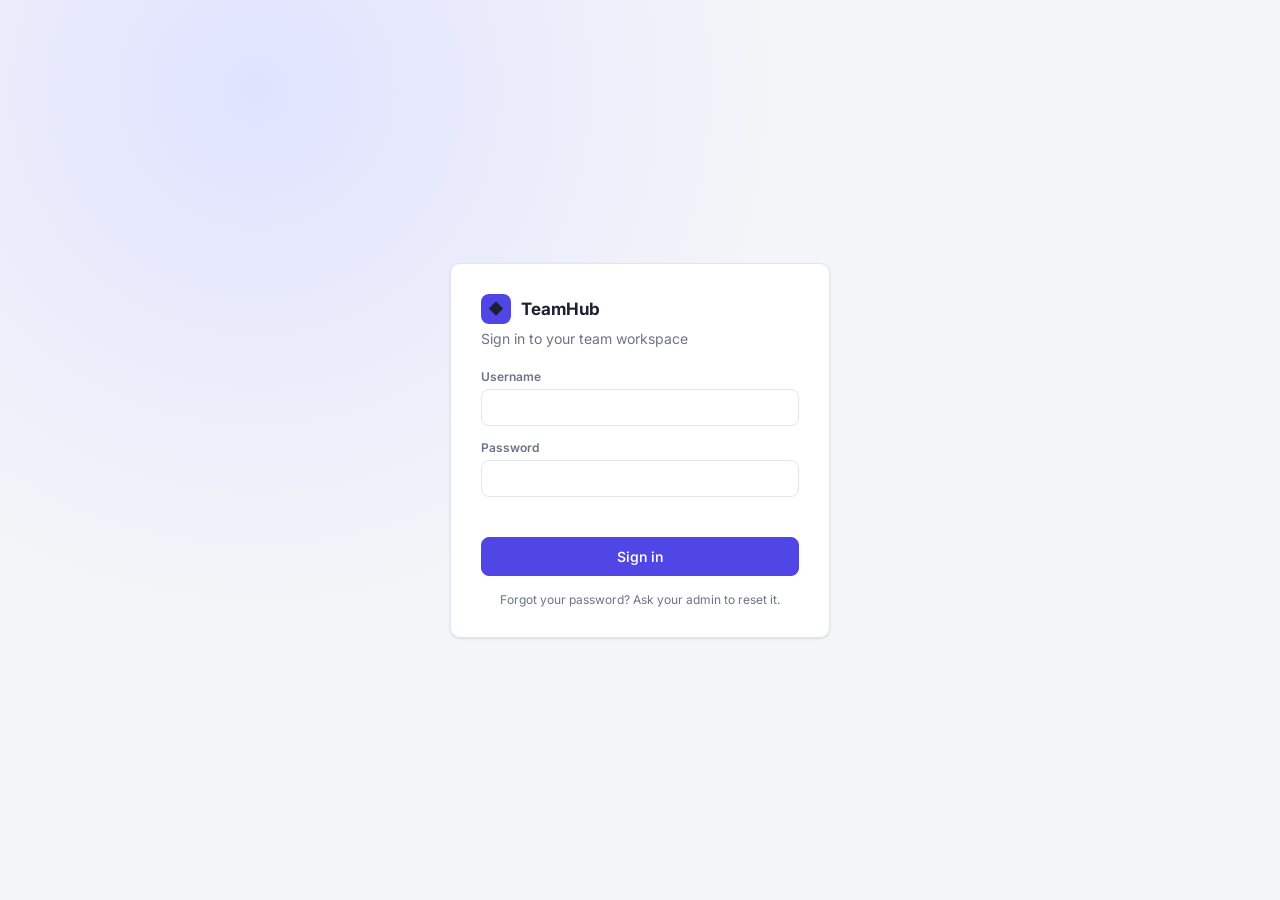
<file: index.html>
<!doctype html>
<html lang="en">
<head>
  <meta charset="utf-8">
  <meta name="viewport" content="width=device-width, initial-scale=1">
  <title>Sign in · TeamHub</title>
  <link rel="preconnect" href="https://fonts.googleapis.com">
  <link href="https://fonts.googleapis.com/css2?family=Inter:wght@400;500;600;700&display=swap" rel="stylesheet">
  <link rel="stylesheet" href="css/app.css">
</head>
<body>
  <div class="login-wrap">
    <form class="card login-card" id="loginForm" autocomplete="on">
      <div class="brand"><span class="brand-mark">◆</span><span id="appName">TeamHub</span></div>
      <p class="muted" style="margin-bottom:22px">Sign in to your team workspace</p>
      <div class="field">
        <label for="username">Username</label>
        <input class="input" id="username" name="username" autocomplete="username" autocapitalize="none" required>
      </div>
      <div class="field">
        <label for="password">Password</label>
        <input class="input" id="password" name="password" type="password" autocomplete="current-password" required>
      </div>
      <div class="err" id="err"></div>
      <button class="btn btn-primary" id="loginBtn" style="width:100%;justify-content:center;padding:10px">Sign in</button>
      <p class="muted small" style="margin-top:16px;text-align:center">Forgot your password? Ask your admin to reset it.</p>
    </form>
  </div>

  <script src="js/vendor/supabase.js"></script>
  <script src="js/config.js"></script>
  <script src="js/ui.js"></script>
  <script src="js/api.js"></script>
  <script>
    document.getElementById('appName').textContent = APP_NAME;
    document.title = 'Sign in · ' + APP_NAME;

    // Already signed in? Go straight to the app.
    if (Auth.token()) Auth.me().then(u => { if (u) location.replace('app.html'); });

    document.getElementById('loginForm').addEventListener('submit', async e => {
      e.preventDefault();
      const btn = document.getElementById('loginBtn');
      const err = document.getElementById('err');
      err.textContent = '';
      btn.disabled = true; btn.textContent = 'Signing in…';
      try {
        await Auth.login(document.getElementById('username').value, document.getElementById('password').value);
        location.replace('app.html');
      } catch (ex) {
        err.textContent = ex.message;
        btn.disabled = false; btn.textContent = 'Sign in';
      }
    });
  </script>
</body>
</html>
</file>
<file: css/app.css>
/* ═══════════════════════ TeamHub styles ═══════════════════════ */
:root {
  --bg: #f4f5f8;
  --surface: #ffffff;
  --surface-2: #f8f9fb;
  --border: #e3e6ec;
  --text: #1b2130;
  --muted: #6b7385;
  --brand: #4f46e5;
  --brand-ink: #ffffff;
  --brand-soft: #eef0ff;
  --side: #141a2b;
  --side-text: #aab2c8;
  --side-active: #ffffff;
  --ok: #0f9d58;   --ok-soft: #e6f6ed;
  --warn: #c77700; --warn-soft: #fff4e0;
  --bad: #d93025;  --bad-soft: #fdecea;
  --info: #1a73e8; --info-soft: #e8f0fe;
  --radius: 10px;
  --shadow: 0 1px 2px rgba(16,24,40,.05), 0 1px 3px rgba(16,24,40,.06);
  --shadow-lg: 0 12px 32px rgba(16,24,40,.18);
  font-family: 'Inter', system-ui, -apple-system, 'Segoe UI', Roboto, sans-serif;
  font-size: 14px;
  color: var(--text);
}
* { box-sizing: border-box; }
html, body { margin: 0; height: 100%; background: var(--bg); }
a { color: var(--brand); text-decoration: none; }
h1, h2, h3, h4 { margin: 0; font-weight: 650; letter-spacing: -.01em; }
h1 { font-size: 22px; } h2 { font-size: 17px; } h3 { font-size: 15px; }
p { margin: 0; }
.muted { color: var(--muted); }
.small { font-size: 12px; }
.hidden { display: none !important; }

/* ── Layout ───────────────────────────────────── */
.app { display: grid; grid-template-columns: 232px 1fr; min-height: 100vh; }
.sidebar {
  background: var(--side); color: var(--side-text);
  display: flex; flex-direction: column; padding: 18px 12px;
  position: sticky; top: 0; height: 100vh;
}
.brand { display: flex; align-items: center; gap: 10px; padding: 4px 10px 22px; color: #fff; font-weight: 700; font-size: 17px; }
.brand-mark { width: 30px; height: 30px; border-radius: 8px; background: var(--brand); display: grid; place-items: center; font-size: 15px; }
.nav { display: flex; flex-direction: column; gap: 2px; flex: 1; }
.nav a {
  display: flex; align-items: center; gap: 11px; padding: 9px 12px; border-radius: 8px;
  color: var(--side-text); font-weight: 500;
}
.nav a:hover { background: rgba(255,255,255,.06); color: #fff; }
.nav a.active { background: rgba(255,255,255,.1); color: var(--side-active); }
.nav .ico { width: 18px; text-align: center; }
.nav .count { margin-left: auto; background: var(--brand); color: #fff; border-radius: 10px; font-size: 11px; padding: 1px 7px; }
.side-user { border-top: 1px solid rgba(255,255,255,.08); padding: 14px 8px 0; display: flex; align-items: center; gap: 10px; }
.side-user .name { color: #fff; font-weight: 600; font-size: 13px; }
.side-user .role { font-size: 11px; }
.side-user .actions { margin-left: auto; display: flex; gap: 4px; }
.icon-btn { background: transparent; border: 0; color: inherit; cursor: pointer; padding: 6px; border-radius: 6px; font-size: 15px; }
.icon-btn:hover { background: rgba(255,255,255,.08); }

.main { min-width: 0; display: flex; flex-direction: column; }
.topbar { display: none; }
.page { padding: 26px 30px 60px; max-width: 1280px; width: 100%; }
.page-head { display: flex; align-items: center; gap: 12px; margin-bottom: 20px; flex-wrap: wrap; }
.page-head .spacer { flex: 1; }

/* ── Cards / grids ─────────────────────────────── */
.card { background: var(--surface); border: 1px solid var(--border); border-radius: var(--radius); box-shadow: var(--shadow); }
.card-pad { padding: 18px; }
.card-head { display: flex; align-items: center; justify-content: space-between; padding: 14px 18px; border-bottom: 1px solid var(--border); }
.card-body { padding: 14px 18px; }
.grid { display: grid; gap: 16px; }
.grid-4 { grid-template-columns: repeat(4, minmax(0,1fr)); }
.grid-3 { grid-template-columns: repeat(3, minmax(0,1fr)); }
.grid-2 { grid-template-columns: repeat(2, minmax(0,1fr)); }
.stat { padding: 16px 18px; }
.stat .label { color: var(--muted); font-size: 12px; font-weight: 500; }
.stat .value { font-size: 26px; font-weight: 700; margin-top: 4px; }
.stat .sub { font-size: 12px; color: var(--muted); margin-top: 2px; }

.list { display: flex; flex-direction: column; }
.list-item { display: flex; align-items: center; gap: 12px; padding: 11px 0; border-bottom: 1px solid var(--border); }
.list-item:last-child { border-bottom: 0; }
.list-item .grow { flex: 1; min-width: 0; }
.ellipsis { white-space: nowrap; overflow: hidden; text-overflow: ellipsis; }
.empty { color: var(--muted); padding: 22px 0; text-align: center; font-size: 13px; }

/* ── Buttons & forms ───────────────────────────── */
.btn {
  display: inline-flex; align-items: center; gap: 6px; border: 1px solid var(--border);
  background: var(--surface); color: var(--text); padding: 8px 14px; border-radius: 8px;
  font: inherit; font-weight: 550; cursor: pointer; white-space: nowrap;
}
.btn:hover { background: var(--surface-2); }
.btn:disabled { opacity: .55; cursor: default; }
.btn-primary { background: var(--brand); border-color: var(--brand); color: var(--brand-ink); }
.btn-primary:hover { background: #4338ca; }
.btn-danger { color: var(--bad); }
.btn-danger:hover { background: var(--bad-soft); }
.btn-ok { color: var(--ok); }
.btn-ok:hover { background: var(--ok-soft); }
.btn-sm { padding: 5px 10px; font-size: 12px; }
.btn-ghost { border-color: transparent; background: transparent; }

.field { display: flex; flex-direction: column; gap: 5px; margin-bottom: 14px; }
.field label { font-size: 12px; font-weight: 600; color: var(--muted); }
.input, select.input, textarea.input {
  width: 100%; border: 1px solid var(--border); border-radius: 8px; padding: 9px 11px;
  font: inherit; color: var(--text); background: var(--surface);
}
textarea.input { resize: vertical; min-height: 80px; }
.input:focus { outline: 2px solid var(--brand-soft); border-color: var(--brand); }
.row { display: flex; gap: 12px; }
.row > * { flex: 1; min-width: 0; }
.check { display: flex; align-items: center; gap: 8px; font-size: 13px; margin-bottom: 14px; }
.filters { display: flex; gap: 8px; flex-wrap: wrap; }
.filters .input { width: auto; min-width: 140px; padding: 7px 10px; }

.tabs { display: flex; gap: 4px; border-bottom: 1px solid var(--border); margin-bottom: 16px; }
.tab { padding: 9px 14px; cursor: pointer; border: 0; background: none; font: inherit; color: var(--muted); font-weight: 550; border-bottom: 2px solid transparent; margin-bottom: -1px; }
.tab.active { color: var(--brand); border-bottom-color: var(--brand); }
.seg { display: inline-flex; border: 1px solid var(--border); border-radius: 8px; overflow: hidden; }
.seg button { border: 0; background: var(--surface); padding: 7px 12px; font: inherit; cursor: pointer; color: var(--muted); }
.seg button.active { background: var(--brand-soft); color: var(--brand); font-weight: 600; }

/* ── Badges / avatars ──────────────────────────── */
.badge { display: inline-flex; align-items: center; gap: 4px; padding: 2px 8px; border-radius: 20px; font-size: 11px; font-weight: 600; background: var(--surface-2); color: var(--muted); border: 1px solid var(--border); white-space: nowrap; }
.b-ok { background: var(--ok-soft); color: var(--ok); border-color: transparent; }
.b-warn { background: var(--warn-soft); color: var(--warn); border-color: transparent; }
.b-bad { background: var(--bad-soft); color: var(--bad); border-color: transparent; }
.b-info { background: var(--info-soft); color: var(--info); border-color: transparent; }
.b-brand { background: var(--brand-soft); color: var(--brand); border-color: transparent; }
.team-pill { display: inline-flex; align-items: center; gap: 6px; font-size: 12px; font-weight: 550; }
.team-dot { width: 8px; height: 8px; border-radius: 50%; display: inline-block; }
.avatar { width: 32px; height: 32px; border-radius: 50%; display: inline-grid; place-items: center; font-weight: 700; font-size: 12px; color: #fff; flex: none; }
.avatar.sm { width: 24px; height: 24px; font-size: 10px; }
.avatar.lg { width: 42px; height: 42px; font-size: 15px; }

/* ── Table ─────────────────────────────────────── */
.table-wrap { overflow-x: auto; }
table.table { width: 100%; border-collapse: collapse; }
.table th { text-align: left; font-size: 11px; text-transform: uppercase; letter-spacing: .04em; color: var(--muted); font-weight: 600; padding: 10px 14px; border-bottom: 1px solid var(--border); background: var(--surface-2); }
.table td { padding: 11px 14px; border-bottom: 1px solid var(--border); vertical-align: middle; }
.table tr:last-child td { border-bottom: 0; }

/* ── Kanban ────────────────────────────────────── */
.board { display: grid; grid-template-columns: repeat(4, minmax(240px, 1fr)); gap: 14px; overflow-x: auto; padding-bottom: 6px; }
.col { background: #eceef3; border-radius: var(--radius); padding: 10px; min-height: 200px; }
.col-head { display: flex; align-items: center; gap: 8px; font-weight: 650; font-size: 13px; padding: 4px 4px 10px; }
.col-head .n { color: var(--muted); font-weight: 500; }
.col.drop { outline: 2px dashed var(--brand); outline-offset: -2px; }
.tcard { background: var(--surface); border: 1px solid var(--border); border-radius: 8px; padding: 11px 12px; margin-bottom: 8px; cursor: pointer; box-shadow: var(--shadow); }
.tcard:hover { border-color: #c7cbe0; }
.tcard .t { font-weight: 600; margin-bottom: 8px; line-height: 1.35; }
.tcard .meta { display: flex; align-items: center; gap: 8px; font-size: 12px; color: var(--muted); flex-wrap: wrap; }
.tcard .meta .grow { flex: 1; }
.overdue { color: var(--bad) !important; font-weight: 600; }
.prio-urgent { border-left: 3px solid var(--bad); }
.prio-high { border-left: 3px solid #f57c00; }
.prio-medium { border-left: 3px solid var(--info); }
.prio-low { border-left: 3px solid #9aa3b5; }

/* ── Calendar ──────────────────────────────────── */
.cal-head { display: flex; align-items: center; gap: 10px; margin-bottom: 12px; flex-wrap: wrap; }
.cal { display: grid; grid-template-columns: repeat(7, minmax(0,1fr)); border-top: 1px solid var(--border); border-left: 1px solid var(--border); }
.cal .dow { padding: 8px; font-size: 11px; font-weight: 600; text-transform: uppercase; color: var(--muted); background: var(--surface-2); border-right: 1px solid var(--border); border-bottom: 1px solid var(--border); }
.cal .day { min-height: 108px; padding: 6px; border-right: 1px solid var(--border); border-bottom: 1px solid var(--border); background: var(--surface); cursor: pointer; overflow: hidden; }
.cal .day:hover { background: #fbfbfe; }
.cal .day.out { background: var(--surface-2); color: #b0b6c3; }
.cal .day.off { background: #fafafa; }
.cal .day.today .num { background: var(--brand); color: #fff; }
.cal .num { font-size: 12px; font-weight: 600; width: 22px; height: 22px; border-radius: 50%; display: grid; place-items: center; margin-bottom: 4px; }
.chip { font-size: 11px; padding: 2px 6px; border-radius: 4px; margin-bottom: 3px; white-space: nowrap; overflow: hidden; text-overflow: ellipsis; font-weight: 550; }
.chip.holiday { background: var(--bad-soft); color: var(--bad); }
.chip.event { background: var(--info-soft); color: var(--info); }
.chip.leave { background: var(--warn-soft); color: var(--warn); }
.chip.task { background: var(--brand-soft); color: var(--brand); }
.chip.more { color: var(--muted); background: none; }
.legend { display: flex; gap: 14px; flex-wrap: wrap; font-size: 12px; color: var(--muted); }
.legend span::before { content: ''; display: inline-block; width: 10px; height: 10px; border-radius: 3px; margin-right: 5px; vertical-align: -1px; }
.legend .l-holiday::before { background: var(--bad); } .legend .l-event::before { background: var(--info); }
.legend .l-leave::before { background: var(--warn); }   .legend .l-task::before { background: var(--brand); }

/* ── Chat ──────────────────────────────────────── */
.chat { display: grid; grid-template-columns: 230px 1fr; height: calc(100vh - 130px); min-height: 420px; overflow: hidden; }
.channels { border-right: 1px solid var(--border); padding: 12px 8px; overflow-y: auto; background: var(--surface-2); }
.channels .h { font-size: 11px; font-weight: 700; text-transform: uppercase; color: var(--muted); padding: 6px 10px; }
.channel { display: flex; align-items: center; gap: 8px; padding: 8px 10px; border-radius: 7px; cursor: pointer; font-weight: 550; }
.channel:hover { background: #eceef3; }
.channel.active { background: var(--brand-soft); color: var(--brand); }
.chat-main { display: flex; flex-direction: column; min-width: 0; }
.chat-head { padding: 14px 18px; border-bottom: 1px solid var(--border); }
.msgs { flex: 1; overflow-y: auto; padding: 14px 18px; }
.msg { display: flex; gap: 10px; padding: 6px 0; }
.msg .who { font-weight: 650; font-size: 13px; }
.msg .when { font-size: 11px; color: var(--muted); margin-left: 6px; font-weight: 400; }
.msg .body { white-space: pre-wrap; word-wrap: break-word; line-height: 1.45; margin-top: 2px; }
.msg .del { visibility: hidden; margin-left: auto; }
.msg:hover .del { visibility: visible; }
.day-sep { text-align: center; font-size: 11px; color: var(--muted); margin: 12px 0 6px; font-weight: 600; }
.composer { display: flex; gap: 8px; padding: 12px 18px; border-top: 1px solid var(--border); }
.composer textarea { min-height: 42px; max-height: 140px; resize: none; }

/* ── Announcements ─────────────────────────────── */
.ann { padding: 16px 18px; border-bottom: 1px solid var(--border); }
.ann:last-child { border-bottom: 0; }
.ann .body { white-space: pre-wrap; margin-top: 6px; line-height: 1.5; }
.ann.pinned { background: #fffdf3; }

/* ── Comments ──────────────────────────────────── */
.comment { display: flex; gap: 10px; padding: 8px 0; }
.comment .body { white-space: pre-wrap; margin-top: 2px; }

/* ── Modal ─────────────────────────────────────── */
.modal-back { position: fixed; inset: 0; background: rgba(15,20,35,.45); display: flex; align-items: flex-start; justify-content: center; padding: 6vh 16px; z-index: 50; overflow-y: auto; }
.modal { background: var(--surface); border-radius: 12px; width: 100%; max-width: 520px; box-shadow: var(--shadow-lg); }
.modal.wide { max-width: 720px; }
.modal-head { display: flex; align-items: center; padding: 16px 20px; border-bottom: 1px solid var(--border); gap: 10px; }
.modal-head h2 { flex: 1; }
.modal-body { padding: 18px 20px; }
.modal-foot { display: flex; justify-content: flex-end; gap: 8px; padding: 14px 20px; border-top: 1px solid var(--border); }

/* ── Toast ─────────────────────────────────────── */
.toasts { position: fixed; bottom: 20px; right: 20px; display: flex; flex-direction: column; gap: 8px; z-index: 100; }
.toast { background: #1b2130; color: #fff; padding: 11px 16px; border-radius: 8px; box-shadow: var(--shadow-lg); font-size: 13px; max-width: 360px; animation: up .2s ease; }
.toast.error { background: var(--bad); }
.toast.success { background: var(--ok); }
@keyframes up { from { transform: translateY(8px); opacity: 0; } }

/* ── Login ─────────────────────────────────────── */
.login-wrap { min-height: 100vh; display: grid; place-items: center; padding: 16px; background: radial-gradient(circle at 20% 10%, #e0e3ff, transparent 40%), var(--bg); }
.login-card { width: 100%; max-width: 380px; padding: 30px; }
.login-card .brand { color: var(--text); padding: 0 0 6px; }
.err { color: var(--bad); font-size: 13px; min-height: 18px; margin-bottom: 8px; }

.loading { padding: 40px; text-align: center; color: var(--muted); }

/* ── Responsive ────────────────────────────────── */
@media (max-width: 1000px) {
  .grid-4 { grid-template-columns: repeat(2, minmax(0,1fr)); }
  .grid-3 { grid-template-columns: 1fr; }
}
@media (max-width: 820px) {
  .app { grid-template-columns: 1fr; }
  .sidebar { position: fixed; left: 0; top: 0; bottom: 0; width: 250px; z-index: 40; transform: translateX(-100%); transition: transform .2s; }
  .app.nav-open .sidebar { transform: none; }
  .app.nav-open::after { content: ''; position: fixed; inset: 0; background: rgba(0,0,0,.35); z-index: 30; }
  .topbar { display: flex; align-items: center; gap: 10px; padding: 10px 16px; background: var(--side); color: #fff; position: sticky; top: 0; z-index: 20; font-weight: 700; }
  .page { padding: 18px 16px 50px; }
  .grid-2 { grid-template-columns: 1fr; }
  .row { flex-direction: column; gap: 0; }
  .chat { grid-template-columns: 1fr; height: calc(100vh - 150px); }
  .channels { display: flex; gap: 4px; overflow-x: auto; border-right: 0; border-bottom: 1px solid var(--border); padding: 8px; }
  .channels .h { display: none; }
  .channel { white-space: nowrap; }
  .cal .day { min-height: 64px; padding: 3px; }
  .cal .chip { font-size: 0; height: 6px; padding: 0; margin-bottom: 2px; }
  .board { grid-template-columns: repeat(4, 82vw); }
}
@media (max-width: 520px) {
  .grid-4 { grid-template-columns: 1fr 1fr; }
  .stat .value { font-size: 22px; }
}
</file>
